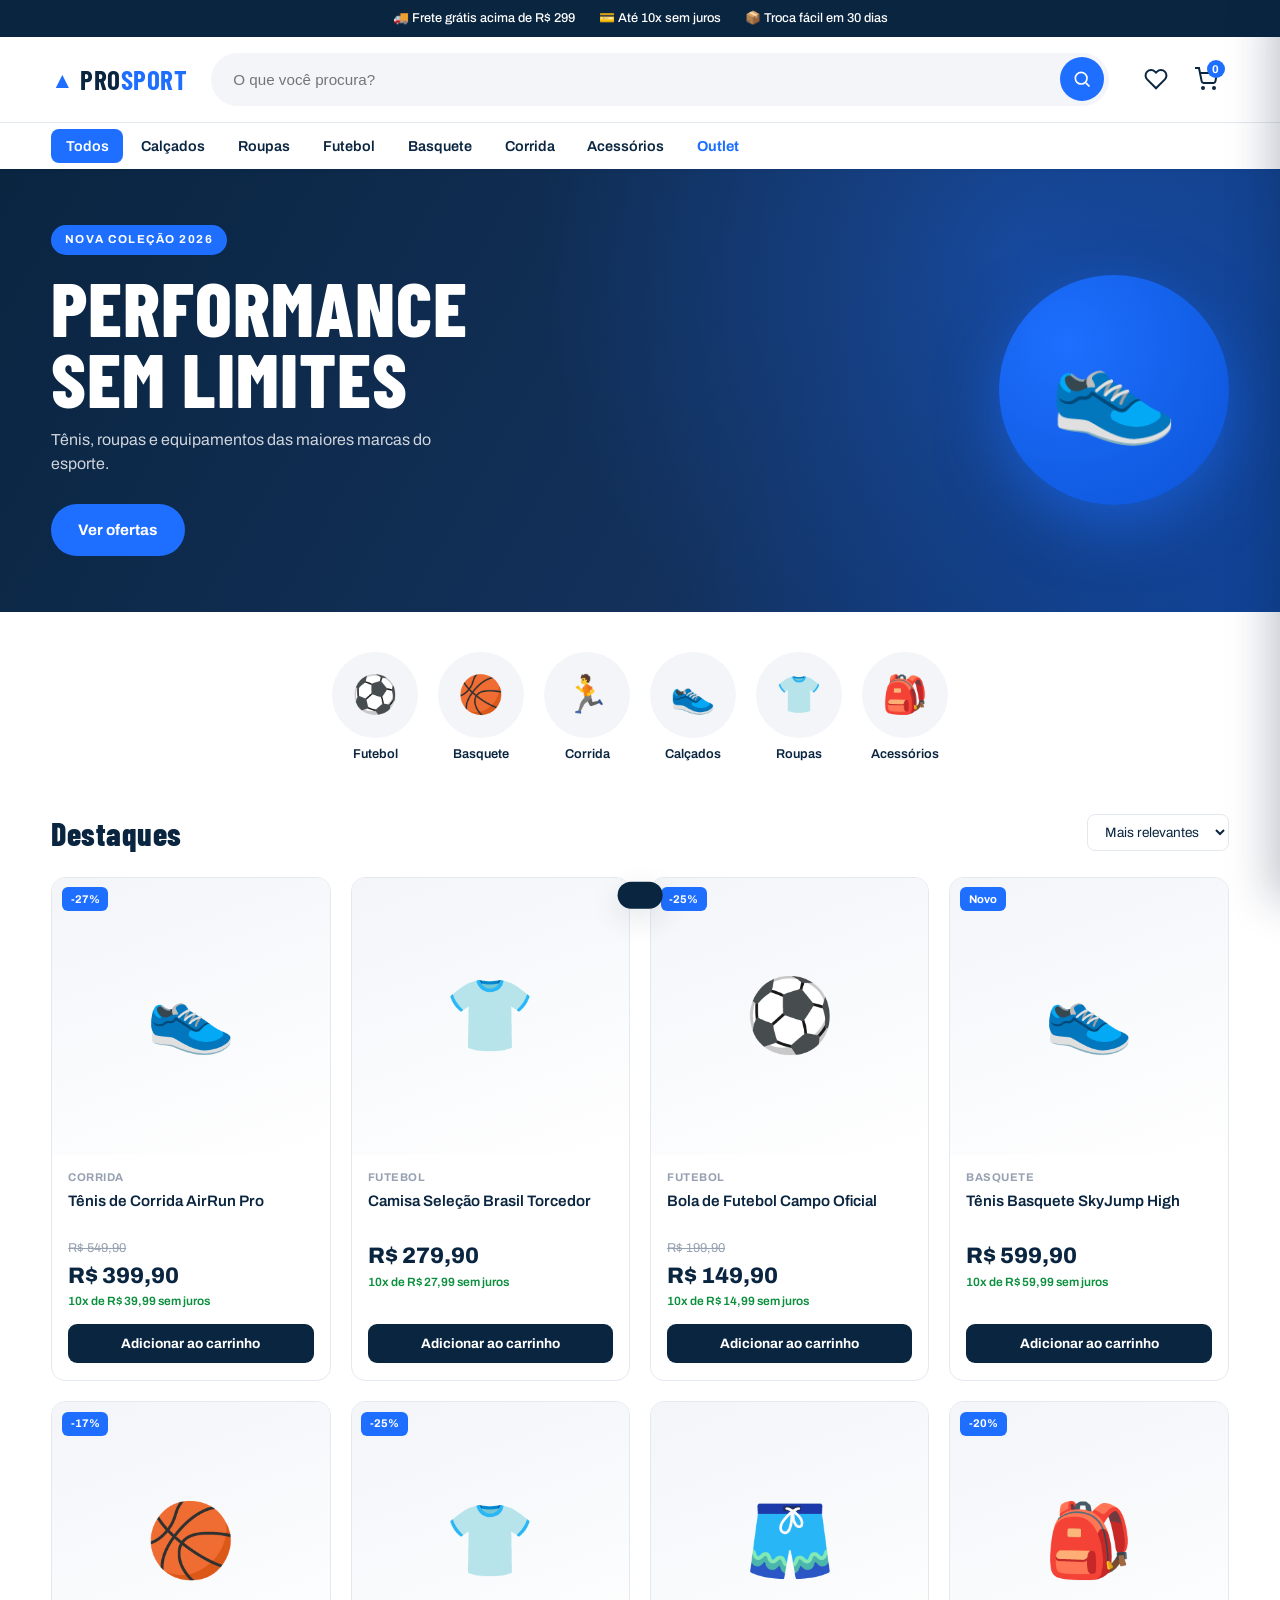
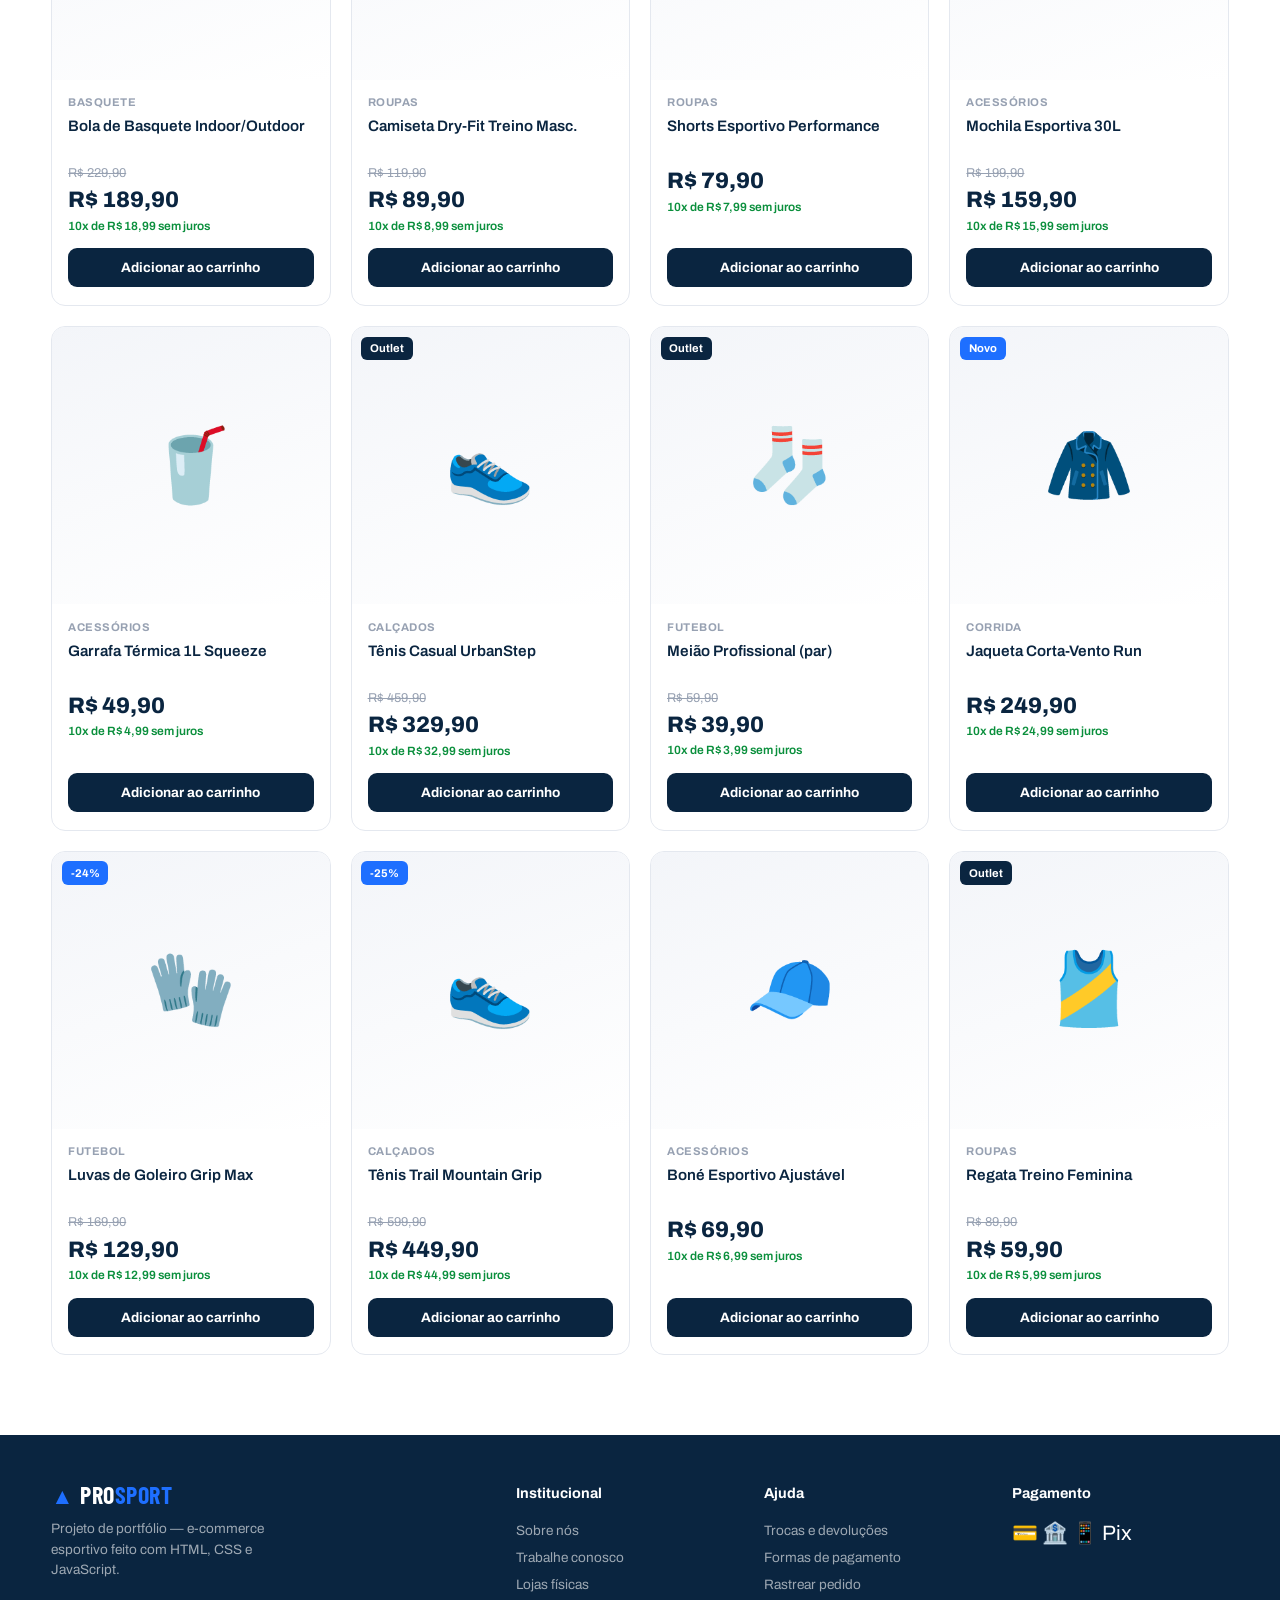
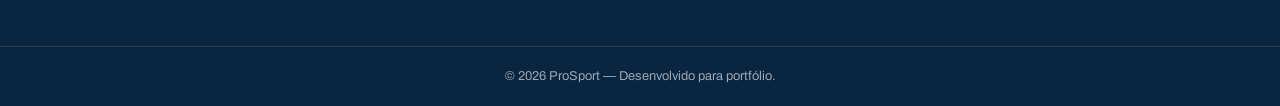
<file: index (2).html>
<!DOCTYPE html>
<html lang="pt-BR">
<head>
<meta charset="UTF-8" />
<meta name="viewport" content="width=device-width, initial-scale=1.0" />
<title>ProSport — Loja de Artigos Esportivos</title>
<meta name="description" content="ProSport: tênis, roupas e acessórios esportivos das melhores marcas." />
<link rel="preconnect" href="https://fonts.googleapis.com" />
<link rel="preconnect" href="https://fonts.gstatic.com" crossorigin />
<link href="https://fonts.googleapis.com/css2?family=Archivo:wght@400;500;600;700;800;900&family=Barlow+Condensed:wght@600;700;800;900&display=swap" rel="stylesheet" />
<style>
:root{
  --navy:#0a2540;
  --navy-2:#0f2f55;
  --navy-3:#13315c;
  --accent:#1e6fff;
  --accent-dark:#0b54d6;
  --ink:#0a2540;
  --gray-600:#5b6577;
  --gray-400:#97a1b2;
  --gray-200:#e4e8ef;
  --gray-100:#f3f5f9;
  --bg:#ffffff;
  --green:#0a8f3c;
  --radius:14px;
  --shadow-sm:0 1px 3px rgba(10,37,64,.08);
  --shadow-md:0 10px 30px rgba(10,37,64,.12);
  --font-body:'Archivo',-apple-system,BlinkMacSystemFont,'Segoe UI',sans-serif;
  --font-display:'Barlow Condensed',Impact,sans-serif;
}
*{margin:0;padding:0;box-sizing:border-box;}
body{font-family:var(--font-body);color:var(--ink);background:var(--bg);line-height:1.5;-webkit-font-smoothing:antialiased;}
.container{width:min(1200px,92%);margin-inline:auto;}
button{font-family:inherit;cursor:pointer;border:none;background:none;}
a{text-decoration:none;color:inherit;}
img{max-width:100%;display:block;}

/* Topbar */
.topbar{background:var(--navy);color:#fff;font-size:.8rem;font-weight:500;}
.topbar__inner{display:flex;gap:1.5rem;justify-content:center;padding:.55rem 0;flex-wrap:wrap;}
@media(max-width:640px){.topbar__hide{display:none;}}

/* Header */
.header{position:sticky;top:0;z-index:50;background:#fff;box-shadow:var(--shadow-sm);}
.header__inner{display:flex;align-items:center;gap:1.5rem;padding:1rem 0;}
.logo{display:flex;align-items:center;gap:.4rem;font-family:var(--font-display);font-size:1.7rem;letter-spacing:.5px;line-height:1;}
.logo__mark{color:var(--accent);font-size:1.4rem;}
.logo__text{color:var(--navy);font-weight:700;}
.logo__text strong{color:var(--accent);}
.search{flex:1;display:flex;align-items:center;background:var(--gray-100);border:2px solid transparent;border-radius:999px;padding:.15rem .15rem .15rem 1.25rem;transition:border-color .2s,background .2s;}
.search:focus-within{border-color:var(--accent);background:#fff;}
.search__input{flex:1;border:none;background:none;outline:none;font-size:.95rem;padding:.65rem 0;color:var(--ink);}
.search__btn{display:grid;place-items:center;width:44px;height:44px;background:var(--accent);color:#fff;border-radius:999px;transition:background .2s;}
.search__btn:hover{background:var(--accent-dark);}
.header__actions{display:flex;gap:.25rem;}
.icon-btn{position:relative;display:grid;place-items:center;width:46px;height:46px;border-radius:50%;color:var(--navy);transition:background .2s,color .2s;}
.icon-btn:hover{background:var(--gray-100);color:var(--accent);}
.cart-count{position:absolute;top:4px;right:4px;background:var(--accent);color:#fff;font-size:.7rem;font-weight:700;min-width:18px;height:18px;border-radius:999px;display:grid;place-items:center;padding:0 4px;}

/* Nav */
.nav{border-top:1px solid var(--gray-200);overflow-x:auto;}
.nav__inner{display:flex;gap:.25rem;padding:.4rem 0;}
.nav__link{font-size:.9rem;font-weight:600;color:var(--navy);padding:.55rem .9rem;border-radius:8px;white-space:nowrap;transition:all .15s;}
.nav__link:hover{background:var(--gray-100);color:var(--accent);}
.nav__link.is-active{color:#fff;background:var(--accent);}
.nav__link--outlet{color:var(--accent);font-weight:700;}

/* Hero */
.hero{background:linear-gradient(120deg,var(--navy) 0%,var(--navy-3) 60%,var(--accent-dark) 150%);color:#fff;overflow:hidden;position:relative;}
.hero::after{content:"";position:absolute;inset:0;background:radial-gradient(circle at 80% 20%,rgba(30,111,255,.35),transparent 45%);pointer-events:none;}
.hero__inner{display:flex;align-items:center;justify-content:space-between;padding:3.5rem 0;gap:2rem;position:relative;z-index:1;}
.hero__tag{display:inline-block;background:var(--accent);color:#fff;font-weight:700;font-size:.72rem;letter-spacing:1.5px;text-transform:uppercase;padding:.4rem .85rem;border-radius:999px;margin-bottom:1rem;}
.hero__title{font-family:var(--font-display);font-size:clamp(2.6rem,6vw,4.8rem);line-height:.92;font-weight:800;letter-spacing:1px;}
.hero__sub{color:rgba(255,255,255,.8);margin:1rem 0 1.75rem;max-width:380px;}
.hero__art{position:relative;display:grid;place-items:center;min-width:230px;}
.hero__circle{width:230px;height:230px;border-radius:50%;background:radial-gradient(circle at 30% 30%,var(--accent),var(--accent-dark));box-shadow:0 20px 60px rgba(30,111,255,.5);animation:float 4s ease-in-out infinite;}
.hero__emoji{position:absolute;font-size:6.5rem;animation:float 4s ease-in-out infinite;}
@keyframes float{0%,100%{transform:translateY(0) rotate(-8deg);}50%{transform:translateY(-16px) rotate(8deg);}}

/* Botões */
.btn{display:inline-block;font-weight:700;font-size:.95rem;padding:.9rem 1.7rem;border-radius:999px;transition:transform .15s,background .2s;}
.btn--primary{background:var(--accent);color:#fff;}
.btn--primary:hover{background:#fff;color:var(--navy);transform:translateY(-2px);}
.btn--block{width:100%;text-align:center;}

/* Categorias círculos */
.cats{display:flex;gap:1.25rem;justify-content:center;flex-wrap:wrap;padding:2.5rem 0 1rem;}
.cat{display:flex;flex-direction:column;align-items:center;gap:.55rem;font-size:.8rem;font-weight:600;color:var(--navy);}
.cat__icon{width:86px;height:86px;border-radius:50%;background:var(--gray-100);display:grid;place-items:center;font-size:2.3rem;border:2px solid transparent;transition:all .2s;}
.cat:hover .cat__icon{border-color:var(--accent);transform:translateY(-4px);box-shadow:var(--shadow-md);}

/* Seção produtos */
.section-head{display:flex;align-items:center;justify-content:space-between;margin:2rem 0 1.25rem;gap:1rem;}
.section-title{font-family:var(--font-display);font-size:2rem;font-weight:800;letter-spacing:.5px;color:var(--navy);}
.sort{border:1px solid var(--gray-200);border-radius:8px;padding:.55rem .8rem;font-family:inherit;font-size:.85rem;color:var(--navy);background:#fff;}
.grid{display:grid;grid-template-columns:repeat(auto-fill,minmax(220px,1fr));gap:1.25rem;padding-bottom:3rem;}

/* Card */
.card{border:1px solid var(--gray-200);border-radius:var(--radius);overflow:hidden;background:#fff;display:flex;flex-direction:column;transition:transform .2s,box-shadow .2s,border-color .2s;animation:pop .4s ease both;}
.card:hover{transform:translateY(-5px);box-shadow:var(--shadow-md);border-color:var(--accent);}
.card__media{position:relative;aspect-ratio:1;display:grid;place-items:center;font-size:4.5rem;background:linear-gradient(160deg,var(--gray-100),#fff);}
.card__badge{position:absolute;top:.6rem;left:.6rem;background:var(--accent);color:#fff;font-size:.7rem;font-weight:700;padding:.22rem .55rem;border-radius:6px;}
.card__badge--outlet{background:var(--navy);}
.card__body{padding:.9rem 1rem 1.1rem;display:flex;flex-direction:column;flex:1;}
.card__cat{font-size:.7rem;text-transform:uppercase;letter-spacing:.5px;color:var(--gray-400);font-weight:700;}
.card__name{font-size:.95rem;font-weight:600;margin:.25rem 0 .6rem;min-height:2.6em;color:var(--navy);}
.card__price-old{font-size:.8rem;color:var(--gray-400);text-decoration:line-through;}
.card__price{font-size:1.4rem;font-weight:800;color:var(--navy);}
.card__installments{font-size:.75rem;color:var(--green);font-weight:600;margin-bottom:.85rem;}
.card__btn{margin-top:auto;background:var(--navy);color:#fff;font-weight:700;font-size:.85rem;padding:.75rem;border-radius:9px;transition:background .2s;}
.card__btn:hover{background:var(--accent);}
@keyframes pop{from{opacity:0;transform:translateY(12px);}to{opacity:1;transform:translateY(0);}}
.empty{text-align:center;padding:3rem 0;color:var(--gray-600);font-size:1.1rem;}

/* Footer */
.footer{background:var(--navy);color:#fff;margin-top:2rem;}
.footer__inner{display:grid;grid-template-columns:2fr 1fr 1fr 1fr;gap:2rem;padding:3rem 0;}
.logo--footer{font-size:1.5rem;color:#fff;}
.logo--footer .logo__text{color:#fff;}
.footer__desc{color:rgba(255,255,255,.6);font-size:.85rem;margin-top:.75rem;max-width:260px;}
.footer__col h4{font-size:.9rem;margin-bottom:.8rem;}
.footer__col a{display:block;color:rgba(255,255,255,.6);font-size:.85rem;padding:.2rem 0;transition:color .2s;}
.footer__col a:hover{color:#fff;}
.footer__pay{font-size:1.3rem;}
.footer__bottom{border-top:1px solid rgba(255,255,255,.12);text-align:center;padding:1.25rem 0;font-size:.8rem;color:rgba(255,255,255,.6);}
@media(max-width:760px){.footer__inner{grid-template-columns:1fr 1fr;}}

/* Carrinho */
.cart-overlay{position:fixed;inset:0;background:rgba(10,37,64,.55);opacity:0;visibility:hidden;transition:.25s;z-index:90;}
.cart-overlay.is-open{opacity:1;visibility:visible;}
.cart-drawer{position:fixed;top:0;right:0;height:100%;width:min(400px,100%);background:#fff;transform:translateX(100%);transition:transform .3s ease;z-index:100;display:flex;flex-direction:column;box-shadow:-10px 0 40px rgba(10,37,64,.25);}
.cart-drawer.is-open{transform:translateX(0);}
.cart-drawer__head{display:flex;align-items:center;justify-content:space-between;padding:1.25rem;border-bottom:1px solid var(--gray-200);}
.cart-drawer__head h3{font-family:var(--font-display);font-size:1.5rem;color:var(--navy);}
.cart-drawer__close{font-size:1.2rem;width:36px;height:36px;border-radius:50%;color:var(--gray-600);}
.cart-drawer__close:hover{background:var(--gray-100);color:var(--accent);}
.cart-drawer__body{flex:1;overflow-y:auto;padding:1rem 1.25rem;}
.cart-empty{text-align:center;color:var(--gray-400);padding:3rem 0;}
.cart-item{display:flex;gap:.85rem;padding:.85rem 0;border-bottom:1px solid var(--gray-200);}
.cart-item__media{width:56px;height:56px;border-radius:8px;background:var(--gray-100);display:grid;place-items:center;font-size:1.8rem;flex-shrink:0;}
.cart-item__info{flex:1;min-width:0;}
.cart-item__name{font-size:.85rem;font-weight:600;color:var(--navy);}
.cart-item__price{font-size:.85rem;color:var(--gray-600);}
.cart-item__qty{display:inline-flex;align-items:center;gap:.5rem;margin-top:.35rem;}
.qty-btn{width:24px;height:24px;border-radius:6px;background:var(--gray-100);font-weight:700;color:var(--navy);}
.qty-btn:hover{background:var(--accent);color:#fff;}
.cart-item__remove{color:var(--gray-400);font-size:.75rem;align-self:flex-start;}
.cart-item__remove:hover{color:var(--accent);}
.cart-drawer__foot{padding:1.25rem;border-top:1px solid var(--gray-200);}
.cart-total{display:flex;justify-content:space-between;align-items:baseline;margin-bottom:1rem;}
.cart-total strong{font-size:1.5rem;color:var(--navy);}

/* Toast */
.toast{position:fixed;bottom:1.5rem;left:50%;transform:translateX(-50%) translateY(120%);background:var(--navy);color:#fff;padding:.85rem 1.4rem;border-radius:999px;font-weight:600;font-size:.9rem;box-shadow:var(--shadow-md);z-index:200;transition:transform .35s ease;}
.toast.is-show{transform:translateX(-50%) translateY(0);}

/* Responsivo */
@media(max-width:720px){
  .header__inner{flex-wrap:wrap;}
  .search{order:3;flex-basis:100%;}
  .hero__art{display:none;}
  .hero__inner{padding:2.5rem 0;}
}
</style>
</head>
<body>
<div class="topbar"><div class="container topbar__inner">
  <span>🚚 Frete grátis acima de R$ 299</span>
  <span>💳 Até 10x sem juros</span>
  <span class="topbar__hide">📦 Troca fácil em 30 dias</span>
</div></div>

<header class="header">
  <div class="container header__inner">
    <a href="#" class="logo" aria-label="ProSport"><span class="logo__mark">▲</span><span class="logo__text">PRO<strong>SPORT</strong></span></a>
    <div class="search">
      <input type="text" id="search-input" class="search__input" placeholder="O que você procura?" aria-label="Buscar" />
      <button class="search__btn" id="search-btn" aria-label="Buscar"><svg viewBox="0 0 24 24" width="20" height="20" fill="none" stroke="currentColor" stroke-width="2"><circle cx="11" cy="11" r="7"/><line x1="21" y1="21" x2="16.65" y2="16.65"/></svg></button>
    </div>
    <div class="header__actions">
      <button class="icon-btn" aria-label="Favoritos"><svg viewBox="0 0 24 24" width="24" height="24" fill="none" stroke="currentColor" stroke-width="2"><path d="M20.84 4.61a5.5 5.5 0 0 0-7.78 0L12 5.67l-1.06-1.06a5.5 5.5 0 1 0-7.78 7.78L12 21.23l8.84-8.84a5.5 5.5 0 0 0 0-7.78z"/></svg></button>
      <button class="icon-btn" id="cart-btn" aria-label="Carrinho"><svg viewBox="0 0 24 24" width="24" height="24" fill="none" stroke="currentColor" stroke-width="2"><circle cx="9" cy="21" r="1"/><circle cx="20" cy="21" r="1"/><path d="M1 1h4l2.68 13.39a2 2 0 0 0 2 1.61h9.72a2 2 0 0 0 2-1.61L23 6H6"/></svg><span class="cart-count" id="cart-count">0</span></button>
    </div>
  </div>
  <nav class="nav"><div class="container nav__inner">
    <button class="nav__link" data-filter="all">Todos</button>
    <button class="nav__link" data-filter="Calçados">Calçados</button>
    <button class="nav__link" data-filter="Roupas">Roupas</button>
    <button class="nav__link" data-filter="Futebol">Futebol</button>
    <button class="nav__link" data-filter="Basquete">Basquete</button>
    <button class="nav__link" data-filter="Corrida">Corrida</button>
    <button class="nav__link" data-filter="Acessórios">Acessórios</button>
    <button class="nav__link nav__link--outlet" data-filter="Outlet">Outlet</button>
  </div></nav>
</header>

<section class="hero"><div class="container hero__inner">
  <div class="hero__content">
    <p class="hero__tag">Nova Coleção 2026</p>
    <h1 class="hero__title">PERFORMANCE<br>SEM LIMITES</h1>
    <p class="hero__sub">Tênis, roupas e equipamentos das maiores marcas do esporte.</p>
    <a href="#produtos" class="btn btn--primary">Ver ofertas</a>
  </div>
  <div class="hero__art" aria-hidden="true"><div class="hero__circle"></div><div class="hero__emoji">👟</div></div>
</div></section>

<section class="cats container">
  <button class="cat" data-filter="Futebol"><span class="cat__icon">⚽</span><span>Futebol</span></button>
  <button class="cat" data-filter="Basquete"><span class="cat__icon">🏀</span><span>Basquete</span></button>
  <button class="cat" data-filter="Corrida"><span class="cat__icon">🏃</span><span>Corrida</span></button>
  <button class="cat" data-filter="Calçados"><span class="cat__icon">👟</span><span>Calçados</span></button>
  <button class="cat" data-filter="Roupas"><span class="cat__icon">👕</span><span>Roupas</span></button>
  <button class="cat" data-filter="Acessórios"><span class="cat__icon">🎒</span><span>Acessórios</span></button>
</section>

<main class="container" id="produtos">
  <div class="section-head">
    <h2 class="section-title" id="grid-title">Destaques</h2>
    <select id="sort-select" class="sort" aria-label="Ordenar">
      <option value="relevance">Mais relevantes</option>
      <option value="price-asc">Menor preço</option>
      <option value="price-desc">Maior preço</option>
      <option value="name">Nome (A-Z)</option>
    </select>
  </div>
  <div class="grid" id="product-grid"></div>
  <p class="empty" id="empty-msg" hidden>Nenhum produto encontrado. Tente outra busca. 🔍</p>
</main>

<footer class="footer">
  <div class="container footer__inner">
    <div>
      <span class="logo logo--footer"><span class="logo__mark">▲</span><span class="logo__text">PRO<strong>SPORT</strong></span></span>
      <p class="footer__desc">Projeto de portfólio — e-commerce esportivo feito com HTML, CSS e JavaScript.</p>
    </div>
    <div class="footer__col"><h4>Institucional</h4><a href="#">Sobre nós</a><a href="#">Trabalhe conosco</a><a href="#">Lojas físicas</a></div>
    <div class="footer__col"><h4>Ajuda</h4><a href="#">Trocas e devoluções</a><a href="#">Formas de pagamento</a><a href="#">Rastrear pedido</a></div>
    <div class="footer__col"><h4>Pagamento</h4><p class="footer__pay">💳 🏦 📱 Pix</p></div>
  </div>
  <div class="footer__bottom">© 2026 ProSport — Desenvolvido para portfólio.</div>
</footer>

<div class="cart-overlay" id="cart-overlay"></div>
<aside class="cart-drawer" id="cart-drawer" aria-label="Carrinho">
  <div class="cart-drawer__head"><h3>Seu carrinho</h3><button class="cart-drawer__close" id="cart-close" aria-label="Fechar">✕</button></div>
  <div class="cart-drawer__body" id="cart-items"></div>
  <div class="cart-drawer__foot">
    <div class="cart-total"><span>Total</span><strong id="cart-total">R$ 0,00</strong></div>
    <button class="btn btn--primary btn--block" id="checkout-btn">Finalizar compra</button>
  </div>
</aside>

<div class="toast" id="toast"></div>

<script>
const PRODUCTS=[
 {id:1,name:"Tênis de Corrida AirRun Pro",category:"Corrida",price:399.90,oldPrice:549.90,emoji:"👟",badge:"-27%"},
 {id:2,name:"Camisa Seleção Brasil Torcedor",category:"Futebol",price:279.90,oldPrice:null,emoji:"👕",badge:null},
 {id:3,name:"Bola de Futebol Campo Oficial",category:"Futebol",price:149.90,oldPrice:199.90,emoji:"⚽",badge:"-25%"},
 {id:4,name:"Tênis Basquete SkyJump High",category:"Basquete",price:599.90,oldPrice:null,emoji:"👟",badge:"Novo"},
 {id:5,name:"Bola de Basquete Indoor/Outdoor",category:"Basquete",price:189.90,oldPrice:229.90,emoji:"🏀",badge:"-17%"},
 {id:6,name:"Camiseta Dry-Fit Treino Masc.",category:"Roupas",price:89.90,oldPrice:119.90,emoji:"👕",badge:"-25%"},
 {id:7,name:"Shorts Esportivo Performance",category:"Roupas",price:79.90,oldPrice:null,emoji:"🩳",badge:null},
 {id:8,name:"Mochila Esportiva 30L",category:"Acessórios",price:159.90,oldPrice:199.90,emoji:"🎒",badge:"-20%"},
 {id:9,name:"Garrafa Térmica 1L Squeeze",category:"Acessórios",price:49.90,oldPrice:null,emoji:"🥤",badge:null},
 {id:10,name:"Tênis Casual UrbanStep",category:"Calçados",price:329.90,oldPrice:459.90,emoji:"👟",badge:"Outlet",outlet:true},
 {id:11,name:"Meião Profissional (par)",category:"Futebol",price:39.90,oldPrice:59.90,emoji:"🧦",badge:"Outlet",outlet:true},
 {id:12,name:"Jaqueta Corta-Vento Run",category:"Corrida",price:249.90,oldPrice:null,emoji:"🧥",badge:"Novo"},
 {id:13,name:"Luvas de Goleiro Grip Max",category:"Futebol",price:129.90,oldPrice:169.90,emoji:"🧤",badge:"-24%"},
 {id:14,name:"Tênis Trail Mountain Grip",category:"Calçados",price:449.90,oldPrice:599.90,emoji:"👟",badge:"-25%"},
 {id:15,name:"Boné Esportivo Ajustável",category:"Acessórios",price:69.90,oldPrice:null,emoji:"🧢",badge:null},
 {id:16,name:"Regata Treino Feminina",category:"Roupas",price:59.90,oldPrice:89.90,emoji:"🎽",badge:"Outlet",outlet:true},
];

const state={filter:"all",search:"",sort:"relevance",cart:[]};
const $=(s)=>document.querySelector(s);
const formatBRL=(v)=>v.toLocaleString("pt-BR",{style:"currency",currency:"BRL"});

function getVisibleProducts(){
  let list=[...PRODUCTS];
  if(state.filter==="Outlet")list=list.filter(p=>p.outlet);
  else if(state.filter!=="all")list=list.filter(p=>p.category===state.filter);
  if(state.search.trim()){const t=state.search.toLowerCase();list=list.filter(p=>p.name.toLowerCase().includes(t)||p.category.toLowerCase().includes(t));}
  if(state.sort==="price-asc")list.sort((a,b)=>a.price-b.price);
  else if(state.sort==="price-desc")list.sort((a,b)=>b.price-a.price);
  else if(state.sort==="name")list.sort((a,b)=>a.name.localeCompare(b.name));
  return list;
}
function renderProducts(){
  const grid=$("#product-grid"),empty=$("#empty-msg"),products=getVisibleProducts();
  const titles={all:"Destaques",Outlet:"Outlet — Ofertas"};
  $("#grid-title").textContent=titles[state.filter]||state.filter;
  if(products.length===0){grid.innerHTML="";empty.hidden=false;return;}
  empty.hidden=true;
  grid.innerHTML=products.map(p=>{
    const inst=(p.price/10).toLocaleString("pt-BR",{minimumFractionDigits:2});
    const badge=p.badge?`<span class="card__badge ${p.outlet?"card__badge--outlet":""}">${p.badge}</span>`:"";
    const oldP=p.oldPrice?`<span class="card__price-old">${formatBRL(p.oldPrice)}</span>`:"";
    return `<article class="card"><div class="card__media">${badge}${p.emoji}</div><div class="card__body"><span class="card__cat">${p.category}</span><h3 class="card__name">${p.name}</h3>${oldP}<span class="card__price">${formatBRL(p.price)}</span><span class="card__installments">10x de R$ ${inst} sem juros</span><button class="card__btn" data-add="${p.id}">Adicionar ao carrinho</button></div></article>`;
  }).join("");
}
function addToCart(id){const i=state.cart.find(x=>x.id===id);if(i)i.qty+=1;else state.cart.push({id,qty:1});updateCart();const p=PRODUCTS.find(x=>x.id===id);showToast(`${p.name} adicionado! 🛒`);}
function changeQty(id,d){const i=state.cart.find(x=>x.id===id);if(!i)return;i.qty+=d;if(i.qty<=0)state.cart=state.cart.filter(x=>x.id!==id);updateCart();}
function removeFromCart(id){state.cart=state.cart.filter(x=>x.id!==id);updateCart();}
function cartTotal(){return state.cart.reduce((s,i)=>{const p=PRODUCTS.find(x=>x.id===i.id);return s+p.price*i.qty;},0);}
function updateCart(){
  $("#cart-count").textContent=state.cart.reduce((s,i)=>s+i.qty,0);
  $("#cart-total").textContent=formatBRL(cartTotal());
  const body=$("#cart-items");
  if(state.cart.length===0){body.innerHTML=`<p class="cart-empty">Seu carrinho está vazio. 🛒<br>Que tal escolher um produto?</p>`;return;}
  body.innerHTML=state.cart.map(i=>{const p=PRODUCTS.find(x=>x.id===i.id);return `<div class="cart-item"><div class="cart-item__media">${p.emoji}</div><div class="cart-item__info"><div class="cart-item__name">${p.name}</div><div class="cart-item__price">${formatBRL(p.price)}</div><div class="cart-item__qty"><button class="qty-btn" data-dec="${p.id}">−</button><span>${i.qty}</span><button class="qty-btn" data-inc="${p.id}">+</button></div></div><button class="cart-item__remove" data-remove="${p.id}">Remover</button></div>`;}).join("");
}
function openCart(){$("#cart-drawer").classList.add("is-open");$("#cart-overlay").classList.add("is-open");}
function closeCart(){$("#cart-drawer").classList.remove("is-open");$("#cart-overlay").classList.remove("is-open");}
let toastTimer;
function showToast(m){const t=$("#toast");t.textContent=m;t.classList.add("is-show");clearTimeout(toastTimer);toastTimer=setTimeout(()=>t.classList.remove("is-show"),2200);}
function setActiveNav(){document.querySelectorAll(".nav__link").forEach(l=>l.classList.toggle("is-active",l.dataset.filter===state.filter));}
function bindEvents(){
  document.querySelectorAll("[data-filter]").forEach(el=>el.addEventListener("click",()=>{state.filter=el.dataset.filter;setActiveNav();renderProducts();$("#produtos").scrollIntoView({behavior:"smooth",block:"start"});}));
  $("#search-input").addEventListener("input",e=>{state.search=e.target.value;renderProducts();});
  $("#search-btn").addEventListener("click",()=>renderProducts());
  $("#sort-select").addEventListener("change",e=>{state.sort=e.target.value;renderProducts();});
  document.body.addEventListener("click",e=>{const t=e.target;if(t.dataset.add)addToCart(+t.dataset.add);if(t.dataset.inc)changeQty(+t.dataset.inc,1);if(t.dataset.dec)changeQty(+t.dataset.dec,-1);if(t.dataset.remove)removeFromCart(+t.dataset.remove);});
  $("#cart-btn").addEventListener("click",openCart);
  $("#cart-close").addEventListener("click",closeCart);
  $("#cart-overlay").addEventListener("click",closeCart);
  $("#checkout-btn").addEventListener("click",()=>{if(state.cart.length===0){showToast("Seu carrinho está vazio 🙈");return;}showToast(`Pedido de ${formatBRL(cartTotal())} finalizado! ✅`);state.cart=[];updateCart();closeCart();});
}
document.addEventListener("DOMContentLoaded",()=>{bindEvents();setActiveNav();renderProducts();updateCart();});
</script>
</body>
</html>
</file>
